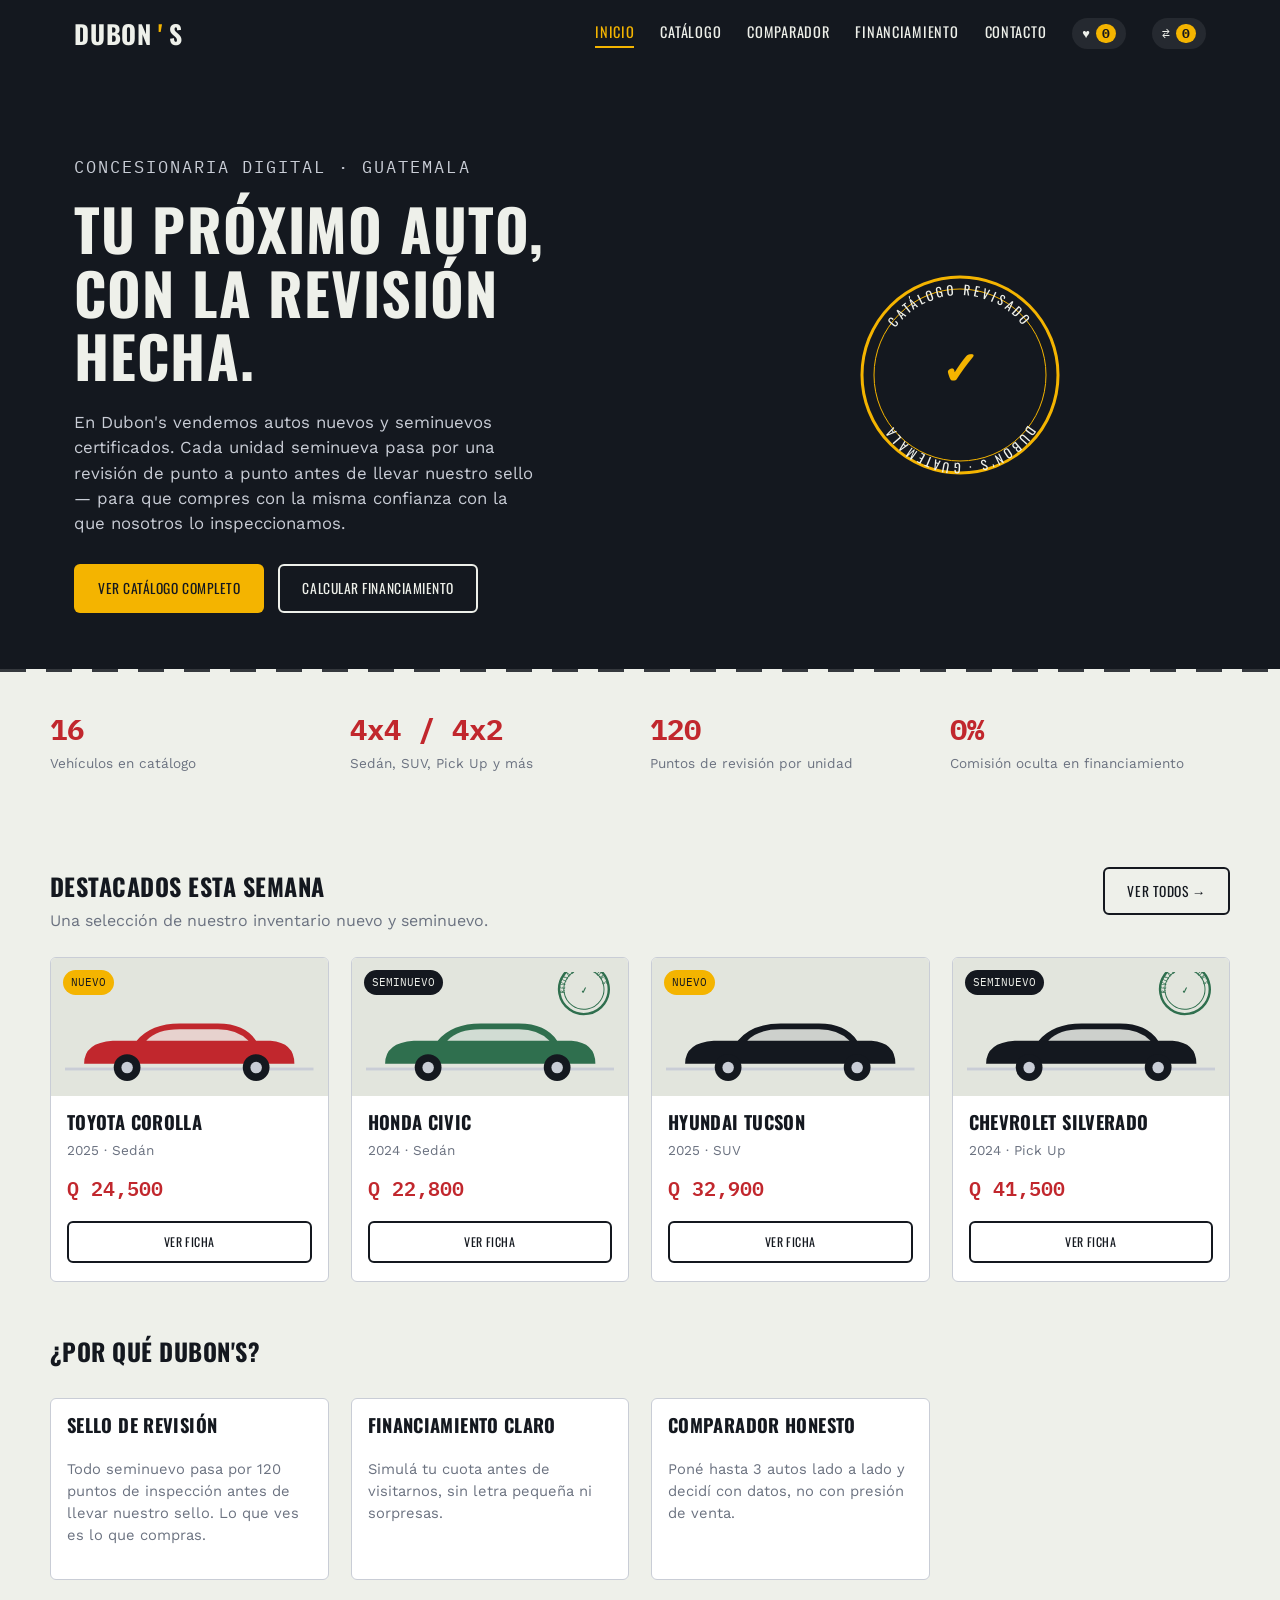
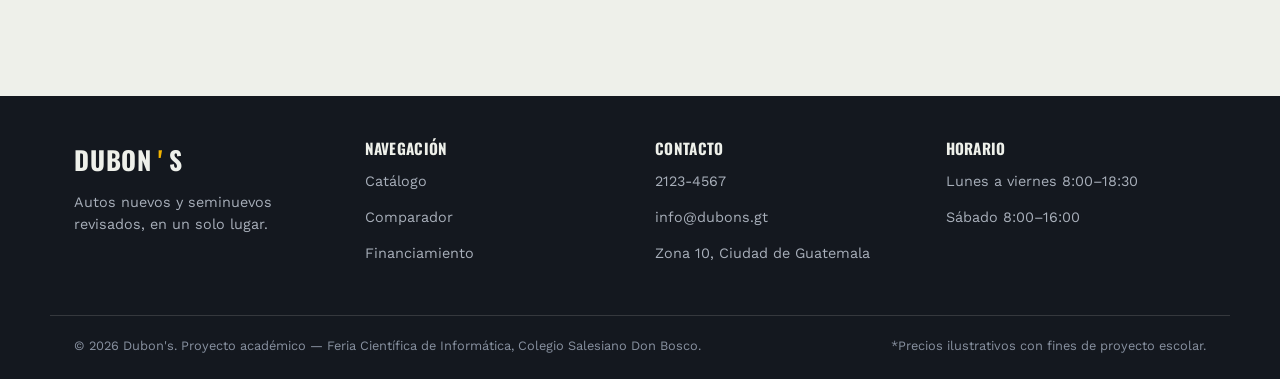
<file: index.html>
<!DOCTYPE html>
<html lang="es">
<head>
<meta charset="UTF-8">
<meta name="viewport" content="width=device-width, initial-scale=1.0">
<title>Dubon's | Autos nuevos y seminuevos en Guatemala</title>
<link rel="stylesheet" href="css/styles.css">
</head>
<body>

<header class="site-header">
  <nav class="nav">
    <a href="index.html" class="logo">DUBON<span>'</span>S</a>
    <button class="nav-toggle" aria-label="Abrir menú" aria-expanded="false">☰</button>
    <ul class="nav-links">
      <li><a class="nav-link" href="index.html">Inicio</a></li>
      <li><a class="nav-link" href="catalogo.html">Catálogo</a></li>
      <li><a class="nav-link" href="comparador.html">Comparador</a></li>
      <li><a class="nav-link" href="financiamiento.html">Financiamiento</a></li>
      <li><a class="nav-link" href="contacto.html">Contacto</a></li>
      <li><span class="nav-badge">♥ <b data-fav-count>0</b></span></li>
      <li><span class="nav-badge">⇄ <b data-cmp-count>0</b></span></li>
    </ul>
  </nav>
</header>

<section class="hero">
  <div class="contenedor hero-grid">
    <div>
      <p class="hero-eyebrow">Concesionaria digital · Guatemala</p>
      <h1>Tu próximo auto,<br>con la revisión hecha.</h1>
      <p>En Dubon's vendemos autos nuevos y seminuevos certificados. Cada unidad seminueva pasa por una revisión de punto a punto antes de llevar nuestro sello — para que compres con la misma confianza con la que nosotros lo inspeccionamos.</p>
      <div class="hero-cta">
        <a href="catalogo.html" class="btn btn-amber">Ver catálogo completo</a>
        <a href="financiamiento.html" class="btn btn-outline">Calcular financiamiento</a>
      </div>
    </div>
    <div class="sello-hero">
      <svg viewBox="0 0 220 220" width="220" xmlns="http://www.w3.org/2000/svg">
        <circle cx="110" cy="110" r="98" fill="none" stroke="#f4b400" stroke-width="3"/>
        <circle cx="110" cy="110" r="86" fill="none" stroke="#f4b400" stroke-width="1"/>
        <path id="curvaHero" d="M 30 110 A 80 80 0 1 1 190 110" fill="none"/>
        <text font-family="Oswald, sans-serif" font-size="13" fill="#eef0ea" letter-spacing="3">
          <textPath href="#curvaHero" startOffset="50%" text-anchor="middle">CATÁLOGO REVISADO</textPath>
        </text>
        <path id="curvaHero2" d="M 190 118 A 80 80 0 1 1 30 118" fill="none"/>
        <text font-family="Oswald, sans-serif" font-size="13" fill="#eef0ea" letter-spacing="3">
          <textPath href="#curvaHero2" startOffset="50%" text-anchor="middle">DUBON'S · GUATEMALA</textPath>
        </text>
        <text x="110" y="120" font-family="Oswald, sans-serif" font-size="46" fill="#f4b400" text-anchor="middle" font-weight="700">✓</text>
      </svg>
    </div>
  </div>
</section>
<div class="separador-carretera"></div>

<section class="contenedor stats">
  <div class="stat"><b id="statAutos">--</b><span>Vehículos en catálogo</span></div>
  <div class="stat"><b>4x4 / 4x2</b><span>Sedán, SUV, Pick Up y más</span></div>
  <div class="stat"><b>120</b><span>Puntos de revisión por unidad</span></div>
  <div class="stat"><b>0%</b><span>Comisión oculta en financiamiento</span></div>
</section>

<section class="seccion contenedor">
  <div class="seccion-titulo">
    <div>
      <h2>Destacados esta semana</h2>
      <p>Una selección de nuestro inventario nuevo y seminuevo.</p>
    </div>
    <a href="catalogo.html" class="btn btn-outline-ink">Ver todos →</a>
  </div>
  <div class="grid-catalogo" id="gridDestacados"></div>
</section>

<section class="seccion contenedor" style="padding-top:0;">
  <div class="seccion-titulo">
    <div>
      <h2>¿Por qué Dubon's?</h2>
    </div>
  </div>
  <div class="grid-catalogo">
    <div class="tarjeta-auto">
      <div class="tarjeta-cuerpo">
        <h3>Sello de revisión</h3>
        <p style="color:var(--steel); font-size:0.92rem;">Todo seminuevo pasa por 120 puntos de inspección antes de llevar nuestro sello. Lo que ves es lo que compras.</p>
      </div>
    </div>
    <div class="tarjeta-auto">
      <div class="tarjeta-cuerpo">
        <h3>Financiamiento claro</h3>
        <p style="color:var(--steel); font-size:0.92rem;">Simulá tu cuota antes de visitarnos, sin letra pequeña ni sorpresas.</p>
      </div>
    </div>
    <div class="tarjeta-auto">
      <div class="tarjeta-cuerpo">
        <h3>Comparador honesto</h3>
        <p style="color:var(--steel); font-size:0.92rem;">Poné hasta 3 autos lado a lado y decidí con datos, no con presión de venta.</p>
      </div>
    </div>
  </div>
</section>

<footer class="site-footer">
  <div class="contenedor footer-grid">
    <div>
      <div class="logo" style="margin-bottom:10px;">DUBON<span>'</span>S</div>
      <p>Autos nuevos y seminuevos revisados, en un solo lugar.</p>
    </div>
    <div>
      <h4>Navegación</h4>
      <p><a href="catalogo.html">Catálogo</a></p>
      <p><a href="comparador.html">Comparador</a></p>
      <p><a href="financiamiento.html">Financiamiento</a></p>
    </div>
    <div>
      <h4>Contacto</h4>
      <p><a href="tel:+50212345678">2123-4567</a></p>
      <p><a href="mailto:info@dubons.gt">info@dubons.gt</a></p>
      <p>Zona 10, Ciudad de Guatemala</p>
    </div>
    <div>
      <h4>Horario</h4>
      <p>Lunes a viernes 8:00–18:30</p>
      <p>Sábado 8:00–16:00</p>
    </div>
  </div>
  <div class="contenedor footer-legal">
    <span>© <span data-anio></span> Dubon's. Proyecto académico — Feria Científica de Informática, Colegio Salesiano Don Bosco.</span>
    <span>*Precios ilustrativos con fines de proyecto escolar.</span>
  </div>
</footer>

<script src="js/data.js"></script>
<script src="js/db.js"></script>
<script src="js/main.js"></script>
<script>
  document.addEventListener("DOMContentLoaded", () => {
    const grid = document.getElementById("gridDestacados");
    const stat = document.getElementById("statAutos");
    const todos = DubonsDB.getVehiculos();
    stat.textContent = todos.length;
    const destacados = todos.filter(v => v.destacado).slice(0, 4);
    grid.innerHTML = destacados.map(v => `
      <div class="tarjeta-auto">
        <div class="tarjeta-imagen">
          <span class="etiqueta-condicion ${v.condicion === 'Nuevo' ? 'nuevo' : ''}">${v.condicion}</span>
          ${siluetaAutoSVG(v)}
        </div>
        <div class="tarjeta-cuerpo">
          <h3>${v.marca} ${v.modelo}</h3>
          <div class="anio-tipo">${v.anio} · ${v.tipo}</div>
          <div class="tarjeta-precio">${formatoPrecio(v.precio)}</div>
          <div class="tarjeta-acciones">
            <a class="btn btn-outline-ink" href="vehiculo.html?id=${v.id}">Ver ficha</a>
          </div>
        </div>
      </div>
    `).join("");
  });
</script>
</body>
</html>
</file>
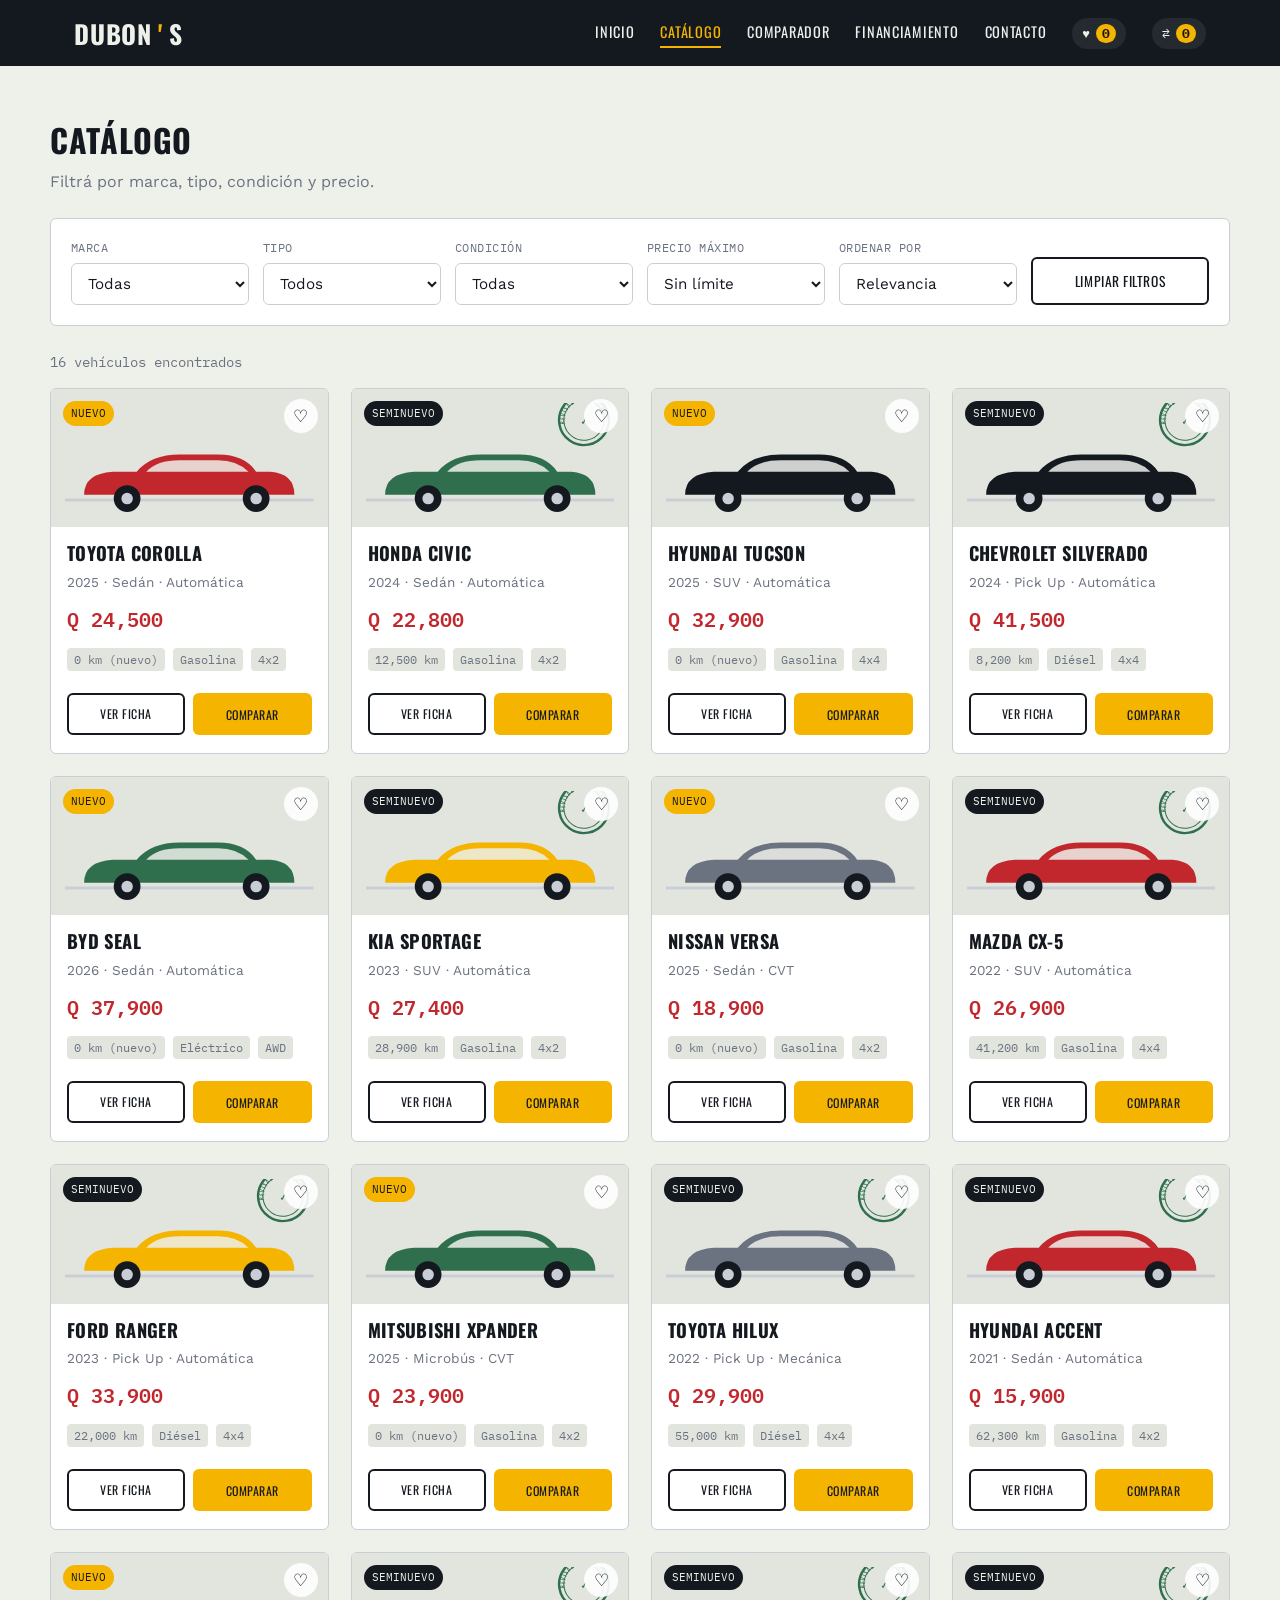
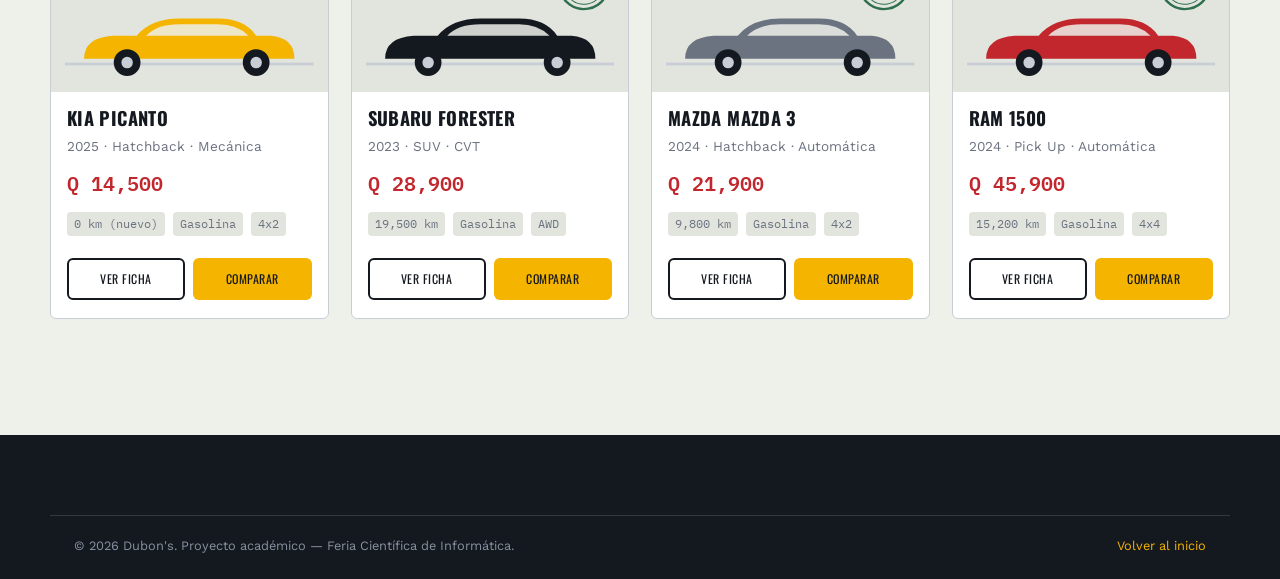
<file: catalogo.html>
<!DOCTYPE html>
<html lang="es">
<head>
<meta charset="UTF-8">
<meta name="viewport" content="width=device-width, initial-scale=1.0">
<title>Catálogo | Dubon's</title>
<link rel="stylesheet" href="css/styles.css">
</head>
<body>

<header class="site-header">
  <nav class="nav">
    <a href="index.html" class="logo">DUBON<span>'</span>S</a>
    <button class="nav-toggle" aria-label="Abrir menú" aria-expanded="false">☰</button>
    <ul class="nav-links">
      <li><a class="nav-link" href="index.html">Inicio</a></li>
      <li><a class="nav-link" href="catalogo.html">Catálogo</a></li>
      <li><a class="nav-link" href="comparador.html">Comparador</a></li>
      <li><a class="nav-link" href="financiamiento.html">Financiamiento</a></li>
      <li><a class="nav-link" href="contacto.html">Contacto</a></li>
      <li><span class="nav-badge">♥ <b data-fav-count>0</b></span></li>
      <li><span class="nav-badge">⇄ <b data-cmp-count>0</b></span></li>
    </ul>
  </nav>
</header>

<section class="seccion contenedor">
  <div class="seccion-titulo">
    <div>
      <h1 style="font-size:2rem;">Catálogo</h1>
      <p>Filtrá por marca, tipo, condición y precio.</p>
    </div>
  </div>

  <form class="filtros" id="formFiltros">
    <div class="campo">
      <label for="fMarca">Marca</label>
      <select id="fMarca"><option value="">Todas</option></select>
    </div>
    <div class="campo">
      <label for="fTipo">Tipo</label>
      <select id="fTipo"><option value="">Todos</option></select>
    </div>
    <div class="campo">
      <label for="fCondicion">Condición</label>
      <select id="fCondicion">
        <option value="">Todas</option>
        <option value="Nuevo">Nuevo</option>
        <option value="Seminuevo">Seminuevo</option>
      </select>
    </div>
    <div class="campo">
      <label for="fPrecio">Precio máximo</label>
      <select id="fPrecio">
        <option value="">Sin límite</option>
        <option value="18000">Hasta Q 18,000</option>
        <option value="25000">Hasta Q 25,000</option>
        <option value="35000">Hasta Q 35,000</option>
        <option value="50000">Hasta Q 50,000</option>
      </select>
    </div>
    <div class="campo">
      <label for="fOrden">Ordenar por</label>
      <select id="fOrden">
        <option value="relevancia">Relevancia</option>
        <option value="precio-asc">Precio: menor a mayor</option>
        <option value="precio-desc">Precio: mayor a menor</option>
        <option value="anio-desc">Año: más reciente</option>
      </select>
    </div>
    <div class="campo">
      <button type="button" id="btnLimpiar" class="btn btn-outline-ink">Limpiar filtros</button>
    </div>
  </form>

  <p class="resultado-conteo" id="conteoResultados"></p>
  <div class="grid-catalogo" id="gridCatalogo"></div>
</section>

<footer class="site-footer">
  <div class="contenedor footer-legal">
    <span>© <span data-anio></span> Dubon's. Proyecto académico — Feria Científica de Informática.</span>
    <a href="index.html" style="color:var(--amber);">Volver al inicio</a>
  </div>
</footer>

<script src="js/data.js"></script>
<script src="js/db.js"></script>
<script src="js/main.js"></script>
<script src="js/catalogo.js"></script>
</body>
</html>
</file>
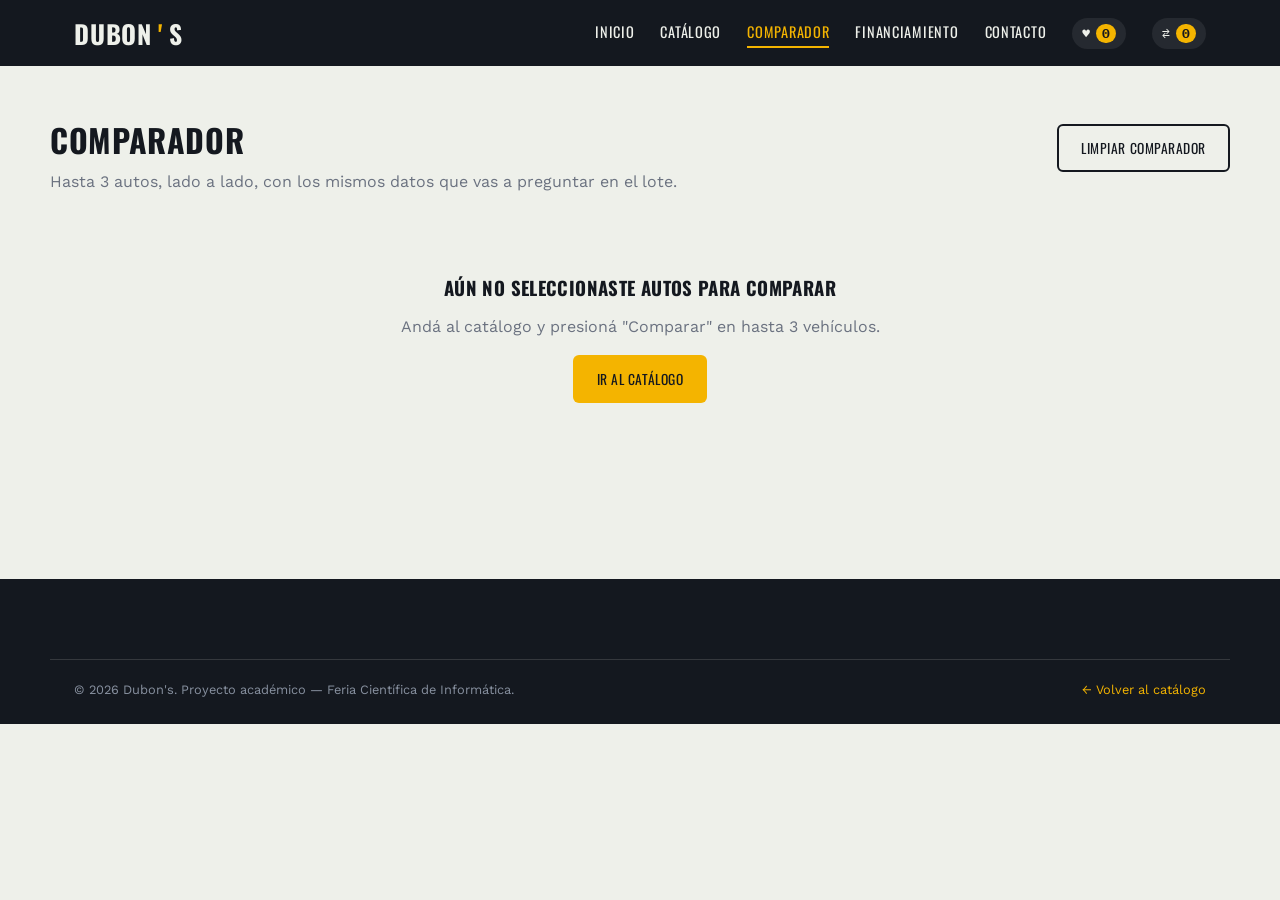
<file: comparador.html>
<!DOCTYPE html>
<html lang="es">
<head>
<meta charset="UTF-8">
<meta name="viewport" content="width=device-width, initial-scale=1.0">
<title>Comparador | Dubon's</title>
<link rel="stylesheet" href="css/styles.css">
</head>
<body>

<header class="site-header">
  <nav class="nav">
    <a href="index.html" class="logo">DUBON<span>'</span>S</a>
    <button class="nav-toggle" aria-label="Abrir menú" aria-expanded="false">☰</button>
    <ul class="nav-links">
      <li><a class="nav-link" href="index.html">Inicio</a></li>
      <li><a class="nav-link" href="catalogo.html">Catálogo</a></li>
      <li><a class="nav-link" href="comparador.html">Comparador</a></li>
      <li><a class="nav-link" href="financiamiento.html">Financiamiento</a></li>
      <li><a class="nav-link" href="contacto.html">Contacto</a></li>
      <li><span class="nav-badge">♥ <b data-fav-count>0</b></span></li>
      <li><span class="nav-badge">⇄ <b data-cmp-count>0</b></span></li>
    </ul>
  </nav>
</header>

<section class="seccion contenedor">
  <div class="seccion-titulo">
    <div>
      <h1 style="font-size:2rem;">Comparador</h1>
      <p>Hasta 3 autos, lado a lado, con los mismos datos que vas a preguntar en el lote.</p>
    </div>
    <button class="btn btn-outline-ink" id="btnLimpiarCmp">Limpiar comparador</button>
  </div>

  <div id="zonaComparador"></div>
</section>

<footer class="site-footer">
  <div class="contenedor footer-legal">
    <span>© <span data-anio></span> Dubon's. Proyecto académico — Feria Científica de Informática.</span>
    <a href="catalogo.html" style="color:var(--amber);">← Volver al catálogo</a>
  </div>
</footer>

<script src="js/data.js"></script>
<script src="js/db.js"></script>
<script src="js/main.js"></script>
<script src="js/comparador.js"></script>
</body>
</html>
</file>
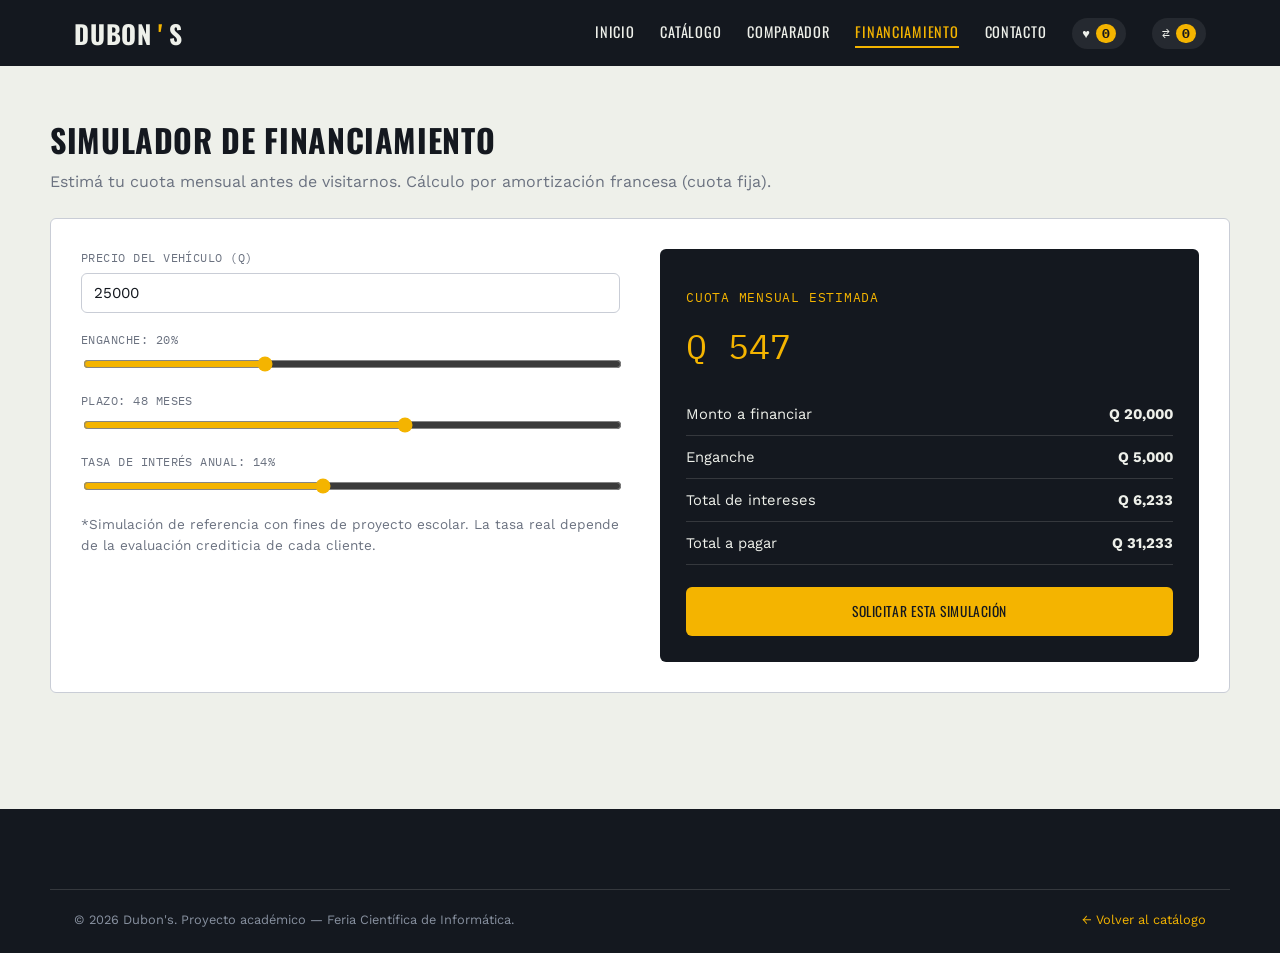
<file: financiamiento.html>
<!DOCTYPE html>
<html lang="es">
<head>
<meta charset="UTF-8">
<meta name="viewport" content="width=device-width, initial-scale=1.0">
<title>Financiamiento | Dubon's</title>
<link rel="stylesheet" href="css/styles.css">
</head>
<body>

<header class="site-header">
  <nav class="nav">
    <a href="index.html" class="logo">DUBON<span>'</span>S</a>
    <button class="nav-toggle" aria-label="Abrir menú" aria-expanded="false">☰</button>
    <ul class="nav-links">
      <li><a class="nav-link" href="index.html">Inicio</a></li>
      <li><a class="nav-link" href="catalogo.html">Catálogo</a></li>
      <li><a class="nav-link" href="comparador.html">Comparador</a></li>
      <li><a class="nav-link" href="financiamiento.html">Financiamiento</a></li>
      <li><a class="nav-link" href="contacto.html">Contacto</a></li>
      <li><span class="nav-badge">♥ <b data-fav-count>0</b></span></li>
      <li><span class="nav-badge">⇄ <b data-cmp-count>0</b></span></li>
    </ul>
  </nav>
</header>

<section class="seccion contenedor">
  <div class="seccion-titulo">
    <div>
      <h1 style="font-size:2rem;">Simulador de financiamiento</h1>
      <p>Estimá tu cuota mensual antes de visitarnos. Cálculo por amortización francesa (cuota fija).</p>
    </div>
  </div>

  <div class="calculadora">
    <div>
      <div class="campo" style="margin-bottom:18px;">
        <label for="precioAuto">Precio del vehículo (Q)</label>
        <input type="number" id="precioAuto" value="25000" min="1000" step="500">
      </div>

      <div class="campo" style="margin-bottom:18px;">
        <label for="enganche">Enganche: <span id="valEnganche">20%</span></label>
        <input type="range" id="enganche" min="0" max="60" value="20" step="5">
      </div>

      <div class="campo" style="margin-bottom:18px;">
        <label for="plazo">Plazo: <span id="valPlazo">48 meses</span></label>
        <input type="range" id="plazo" min="12" max="72" value="48" step="12">
      </div>

      <div class="campo" style="margin-bottom:18px;">
        <label for="tasa">Tasa de interés anual: <span id="valTasa">14%</span></label>
        <input type="range" id="tasa" min="6" max="24" value="14" step="0.5">
      </div>

      <p style="color:var(--steel); font-size:0.85rem;">*Simulación de referencia con fines de proyecto escolar. La tasa real depende de la evaluación crediticia de cada cliente.</p>
    </div>

    <div class="resultado-financiamiento">
      <p style="font-family:var(--mono); color:var(--amber); text-transform:uppercase; font-size:0.8rem; letter-spacing:0.06em;">Cuota mensual estimada</p>
      <div class="cifra" id="cuotaMensual">Q 0</div>
      <div style="margin-top:20px;">
        <div class="fila"><span>Monto a financiar</span><b id="montoFinanciar">Q 0</b></div>
        <div class="fila"><span>Enganche</span><b id="montoEnganche">Q 0</b></div>
        <div class="fila"><span>Total de intereses</span><b id="totalIntereses">Q 0</b></div>
        <div class="fila"><span>Total a pagar</span><b id="totalPagar">Q 0</b></div>
      </div>
      <a href="contacto.html" class="btn btn-amber" style="margin-top:22px; width:100%;">Solicitar esta simulación</a>
    </div>
  </div>
</section>

<footer class="site-footer">
  <div class="contenedor footer-legal">
    <span>© <span data-anio></span> Dubon's. Proyecto académico — Feria Científica de Informática.</span>
    <a href="catalogo.html" style="color:var(--amber);">← Volver al catálogo</a>
  </div>
</footer>

<script src="js/data.js"></script>
<script src="js/db.js"></script>
<script src="js/main.js"></script>
<script src="js/financiamiento.js"></script>
</body>
</html>
</file>
<file: css/styles.css>
@import url('https://fonts.googleapis.com/css2?family=Oswald:wght@500;600;700&family=Work+Sans:wght@400;500;600&family=IBM+Plex+Mono:wght@500;600&display=swap');

:root {
  --ink: #14181f;
  --paper: #eef0ea;
  --paper-alt: #e2e5dd;
  --amber: #f4b400;
  --taillight: #c1272d;
  --steel: #6b7280;
  --verified: #2f6f4e;
  --line: #c9cdd6;

  --display: "Oswald", sans-serif;
  --body: "Work Sans", sans-serif;
  --mono: "IBM Plex Mono", monospace;

  --radius: 6px;
  --maxw: 1180px;
}

* { box-sizing: border-box; }
html { scroll-behavior: smooth; }

body {
  margin: 0;
  font-family: var(--body);
  color: var(--ink);
  background: var(--paper);
  line-height: 1.5;
}

img, svg { max-width: 100%; display: block; }

a { color: inherit; text-decoration: none; }

h1, h2, h3, h4 {
  font-family: var(--display);
  text-transform: uppercase;
  letter-spacing: 0.02em;
  margin: 0 0 0.4em;
  line-height: 1.1;
}

.contenedor {
  max-width: var(--maxw);
  margin: 0 auto;
  padding: 0 24px;
}

:focus-visible {
  outline: 3px solid var(--amber);
  outline-offset: 2px;
}

/* ---------- Separador tipo carril de carretera ---------- */
.separador-carretera {
  height: 3px;
  width: 100%;
  background-image: repeating-linear-gradient(to right, var(--ink) 0, var(--ink) 26px, transparent 26px, transparent 46px);
  opacity: 0.85;
  margin: 0;
}

/* ---------- Header / Nav ---------- */
.site-header {
  background: var(--ink);
  color: var(--paper);
  position: sticky;
  top: 0;
  z-index: 50;
}

.nav {
  max-width: var(--maxw);
  margin: 0 auto;
  padding: 14px 24px;
  display: flex;
  align-items: center;
  justify-content: space-between;
  gap: 20px;
}

.logo {
  font-family: var(--display);
  font-size: 1.6rem;
  font-weight: 700;
  letter-spacing: 0.03em;
  color: var(--paper);
  display: flex;
  align-items: baseline;
  gap: 6px;
}
.logo span { color: var(--amber); }

.nav-toggle {
  display: none;
  background: none;
  border: 2px solid var(--paper);
  color: var(--paper);
  border-radius: var(--radius);
  padding: 8px 10px;
  font-size: 1rem;
  cursor: pointer;
}

.nav-links {
  display: flex;
  align-items: center;
  gap: 26px;
  list-style: none;
  margin: 0;
  padding: 0;
  flex-wrap: wrap;
}

.nav-link {
  font-family: var(--display);
  font-size: 0.9rem;
  text-transform: uppercase;
  letter-spacing: 0.05em;
  padding-bottom: 4px;
  border-bottom: 2px solid transparent;
  transition: border-color 0.15s ease, color 0.15s ease;
}
.nav-link:hover, .nav-link.activo { border-color: var(--amber); color: var(--amber); }

.nav-badge {
  display: inline-flex;
  align-items: center;
  gap: 6px;
  font-family: var(--mono);
  font-size: 0.8rem;
  background: rgba(238,240,234,0.08);
  padding: 6px 10px;
  border-radius: 999px;
}
.nav-badge b {
  background: var(--amber);
  color: var(--ink);
  border-radius: 999px;
  min-width: 20px;
  text-align: center;
  padding: 0 5px;
}

/* ---------- Botones ---------- */
.btn {
  display: inline-flex;
  align-items: center;
  justify-content: center;
  gap: 8px;
  font-family: var(--display);
  text-transform: uppercase;
  letter-spacing: 0.04em;
  font-size: 0.85rem;
  padding: 12px 22px;
  border-radius: var(--radius);
  border: 2px solid transparent;
  cursor: pointer;
  transition: transform 0.12s ease, background 0.15s ease, color 0.15s ease;
}
.btn:hover { transform: translateY(-2px); }
.btn-amber { background: var(--amber); color: var(--ink); }
.btn-amber:hover { background: #ffc933; }
.btn-outline { background: transparent; color: var(--paper); border-color: var(--paper); }
.btn-outline:hover { background: var(--paper); color: var(--ink); }
.btn-outline-ink { background: transparent; color: var(--ink); border-color: var(--ink); }
.btn-outline-ink:hover { background: var(--ink); color: var(--paper); }
.btn-taillight { background: var(--taillight); color: var(--paper); }
.btn-taillight:hover { background: #a51f24; }
.btn:disabled { opacity: 0.45; cursor: not-allowed; transform: none; }

/* ---------- Hero ---------- */
.hero {
  background: var(--ink);
  color: var(--paper);
  padding: 72px 0 56px;
  position: relative;
  overflow: hidden;
}
.hero-grid {
  display: grid;
  grid-template-columns: 1.1fr 0.9fr;
  gap: 40px;
  align-items: center;
}
.hero-eyebrow {
  font-family: var(--mono);
  color: var(--amber);
  font-size: 0.85rem;
  letter-spacing: 0.12em;
  text-transform: uppercase;
}
.hero h1 {
  font-size: clamp(2.4rem, 5vw, 3.6rem);
  margin-top: 10px;
}
.hero p {
  color: #c9cdd6;
  max-width: 46ch;
  font-size: 1.05rem;
}
.hero-cta { display: flex; gap: 14px; margin-top: 28px; flex-wrap: wrap; }

.sello-hero {
  justify-self: center;
}

/* ---------- Stats ---------- */
.stats {
  display: grid;
  grid-template-columns: repeat(4, 1fr);
  gap: 20px;
  padding: 36px 0;
}
.stat b {
  display: block;
  font-family: var(--mono);
  font-size: 1.8rem;
  color: var(--taillight);
}
.stat span {
  font-size: 0.85rem;
  color: var(--steel);
}

/* ---------- Secciones ---------- */
.seccion { padding: 56px 0; }
.seccion-titulo { display: flex; align-items: baseline; justify-content: space-between; gap: 20px; flex-wrap: wrap; margin-bottom: 24px; }
.seccion-titulo p { color: var(--steel); margin: 0; }

/* ---------- Tarjetas de vehículo ---------- */
.grid-catalogo {
  display: grid;
  grid-template-columns: repeat(auto-fill, minmax(270px, 1fr));
  gap: 22px;
}

.tarjeta-auto {
  background: #fff;
  border: 1px solid var(--line);
  border-radius: var(--radius);
  overflow: hidden;
  display: flex;
  flex-direction: column;
  transition: box-shadow 0.15s ease, transform 0.15s ease;
}
.tarjeta-auto:hover { box-shadow: 0 10px 24px rgba(20,24,31,0.12); transform: translateY(-3px); }

.tarjeta-imagen {
  background: var(--paper-alt);
  padding: 14px 14px 0;
  position: relative;
}
.etiqueta-condicion {
  position: absolute;
  top: 12px;
  left: 12px;
  font-family: var(--mono);
  font-size: 0.7rem;
  text-transform: uppercase;
  padding: 4px 8px;
  border-radius: 999px;
  background: var(--ink);
  color: var(--paper);
  z-index: 2;
}
.etiqueta-condicion.nuevo { background: var(--amber); color: var(--ink); }

.btn-favorito {
  position: absolute;
  top: 10px;
  right: 10px;
  background: rgba(255,255,255,0.9);
  border: none;
  border-radius: 999px;
  width: 34px;
  height: 34px;
  font-size: 1.05rem;
  cursor: pointer;
  z-index: 2;
}
.btn-favorito[aria-pressed="true"] { color: var(--taillight); }

.tarjeta-cuerpo { padding: 16px 16px 18px; display: flex; flex-direction: column; gap: 8px; flex-grow: 1; }
.tarjeta-cuerpo h3 { font-size: 1.15rem; margin: 0; }
.tarjeta-cuerpo .anio-tipo { color: var(--steel); font-size: 0.85rem; margin-bottom: 4px; }
.tarjeta-precio { font-family: var(--mono); font-weight: 600; font-size: 1.25rem; color: var(--taillight); }

.tarjeta-specs {
  display: flex;
  flex-wrap: wrap;
  gap: 8px;
  font-family: var(--mono);
  font-size: 0.72rem;
  color: var(--steel);
  margin: 6px 0 4px;
}
.tarjeta-specs span { background: var(--paper-alt); padding: 3px 7px; border-radius: 4px; }

.tarjeta-acciones { display: flex; gap: 8px; margin-top: auto; padding-top: 10px; }
.tarjeta-acciones .btn { flex: 1; font-size: 0.75rem; padding: 10px 8px; }

/* ---------- Filtros ---------- */
.filtros {
  background: #fff;
  border: 1px solid var(--line);
  border-radius: var(--radius);
  padding: 20px;
  display: grid;
  grid-template-columns: repeat(auto-fit, minmax(160px, 1fr));
  gap: 14px;
  align-items: end;
  margin-bottom: 26px;
}
.campo { display: flex; flex-direction: column; gap: 6px; }
.campo label {
  font-family: var(--mono);
  font-size: 0.72rem;
  text-transform: uppercase;
  color: var(--steel);
  letter-spacing: 0.04em;
}
select, input[type="text"], input[type="number"], input[type="email"], input[type="tel"], textarea {
  font-family: var(--body);
  font-size: 0.95rem;
  padding: 10px 12px;
  border: 1.5px solid var(--line);
  border-radius: var(--radius);
  background: #fff;
  color: var(--ink);
}
select:focus, input:focus, textarea:focus { border-color: var(--amber); }

.resultado-conteo { font-family: var(--mono); color: var(--steel); font-size: 0.85rem; margin-bottom: 16px; }

/* ---------- Footer ---------- */
.site-footer {
  background: var(--ink);
  color: #c9cdd6;
  padding: 44px 0 24px;
  margin-top: 60px;
}
.footer-grid {
  display: grid;
  grid-template-columns: repeat(4, 1fr);
  gap: 30px;
}
.footer-grid h4 { color: var(--paper); font-size: 0.95rem; }
.footer-grid a, .footer-grid p { color: #a8afba; font-size: 0.9rem; }
.footer-grid a:hover { color: var(--amber); }
.footer-legal {
  margin-top: 36px;
  padding-top: 20px;
  border-top: 1px solid rgba(238,240,234,0.15);
  font-size: 0.8rem;
  color: #8891a0;
  display: flex;
  justify-content: space-between;
  flex-wrap: wrap;
  gap: 10px;
}

/* ---------- Página de vehículo ---------- */
.ficha-grid {
  display: grid;
  grid-template-columns: 1fr 1fr;
  gap: 44px;
  align-items: start;
}
.ficha-imagen { background: var(--paper-alt); border-radius: var(--radius); padding: 30px; position: relative; }
.ficha-tabla { width: 100%; border-collapse: collapse; margin: 18px 0; }
.ficha-tabla td { padding: 10px 0; border-bottom: 1px solid var(--line); font-size: 0.92rem; }
.ficha-tabla td:first-child { color: var(--steel); font-family: var(--mono); font-size: 0.78rem; text-transform: uppercase; width: 45%; }
.chip-caracteristica {
  display: inline-block;
  background: var(--paper-alt);
  border-radius: 999px;
  padding: 6px 12px;
  font-size: 0.82rem;
  margin: 0 8px 8px 0;
}

/* ---------- Comparador ---------- */
.tabla-comparar { width: 100%; border-collapse: collapse; background: #fff; border: 1px solid var(--line); border-radius: var(--radius); overflow: hidden; }
.tabla-comparar th, .tabla-comparar td { padding: 14px; border-bottom: 1px solid var(--line); text-align: left; vertical-align: top; }
.tabla-comparar th:first-child, .tabla-comparar td:first-child { font-family: var(--mono); font-size: 0.78rem; color: var(--steel); text-transform: uppercase; width: 180px; }
.tabla-comparar thead th { background: var(--paper-alt); font-family: var(--display); text-transform: uppercase; }

/* ---------- Financiamiento ---------- */
.calculadora {
  display: grid;
  grid-template-columns: 1fr 1fr;
  gap: 40px;
  background: #fff;
  border: 1px solid var(--line);
  border-radius: var(--radius);
  padding: 30px;
}
.resultado-financiamiento { background: var(--ink); color: var(--paper); border-radius: var(--radius); padding: 26px; }
.resultado-financiamiento .cifra { font-family: var(--mono); font-size: 2.2rem; color: var(--amber); }
.resultado-financiamiento .fila { display: flex; justify-content: space-between; padding: 10px 0; border-bottom: 1px solid rgba(238,240,234,0.15); font-size: 0.92rem; }
input[type="range"] { width: 100%; accent-color: var(--amber); }

/* ---------- Contacto ---------- */
.contacto-grid { display: grid; grid-template-columns: 1fr 1fr; gap: 40px; }
.tarjeta-info { background: #fff; border: 1px solid var(--line); border-radius: var(--radius); padding: 22px; margin-bottom: 16px; }
.tarjeta-info h4 { font-size: 0.9rem; margin-bottom: 6px; }
.tarjeta-info p, .tarjeta-info a { color: var(--steel); font-size: 0.92rem; }

.mensaje-exito {
  background: #e4f0e9;
  border: 1.5px solid var(--verified);
  color: var(--verified);
  padding: 14px 16px;
  border-radius: var(--radius);
  font-size: 0.92rem;
  margin-bottom: 18px;
}
.mensaje-error {
  background: #f6e2e3;
  border: 1.5px solid var(--taillight);
  color: var(--taillight);
  padding: 14px 16px;
  border-radius: var(--radius);
  font-size: 0.92rem;
  margin-bottom: 18px;
}

.vacio {
  text-align: center;
  padding: 60px 20px;
  color: var(--steel);
}
.vacio h3 { color: var(--ink); }

/* ---------- Responsive ---------- */
@media (max-width: 900px) {
  .hero-grid { grid-template-columns: 1fr; }
  .sello-hero { display: none; }
  .stats { grid-template-columns: repeat(2, 1fr); }
  .ficha-grid, .calculadora, .contacto-grid { grid-template-columns: 1fr; }
  .footer-grid { grid-template-columns: repeat(2, 1fr); }
}

@media (max-width: 720px) {
  .nav-toggle { display: inline-flex; }
  .nav-links {
    display: none;
    width: 100%;
    flex-direction: column;
    align-items: flex-start;
    gap: 14px;
    padding-top: 14px;
  }
  .nav-links.abierto { display: flex; }
  .nav { flex-wrap: wrap; }
  .stats { grid-template-columns: 1fr 1fr; }
  .footer-grid { grid-template-columns: 1fr; }
}

@media (prefers-reduced-motion: reduce) {
  * { transition: none !important; scroll-behavior: auto !important; }
}
</file>
